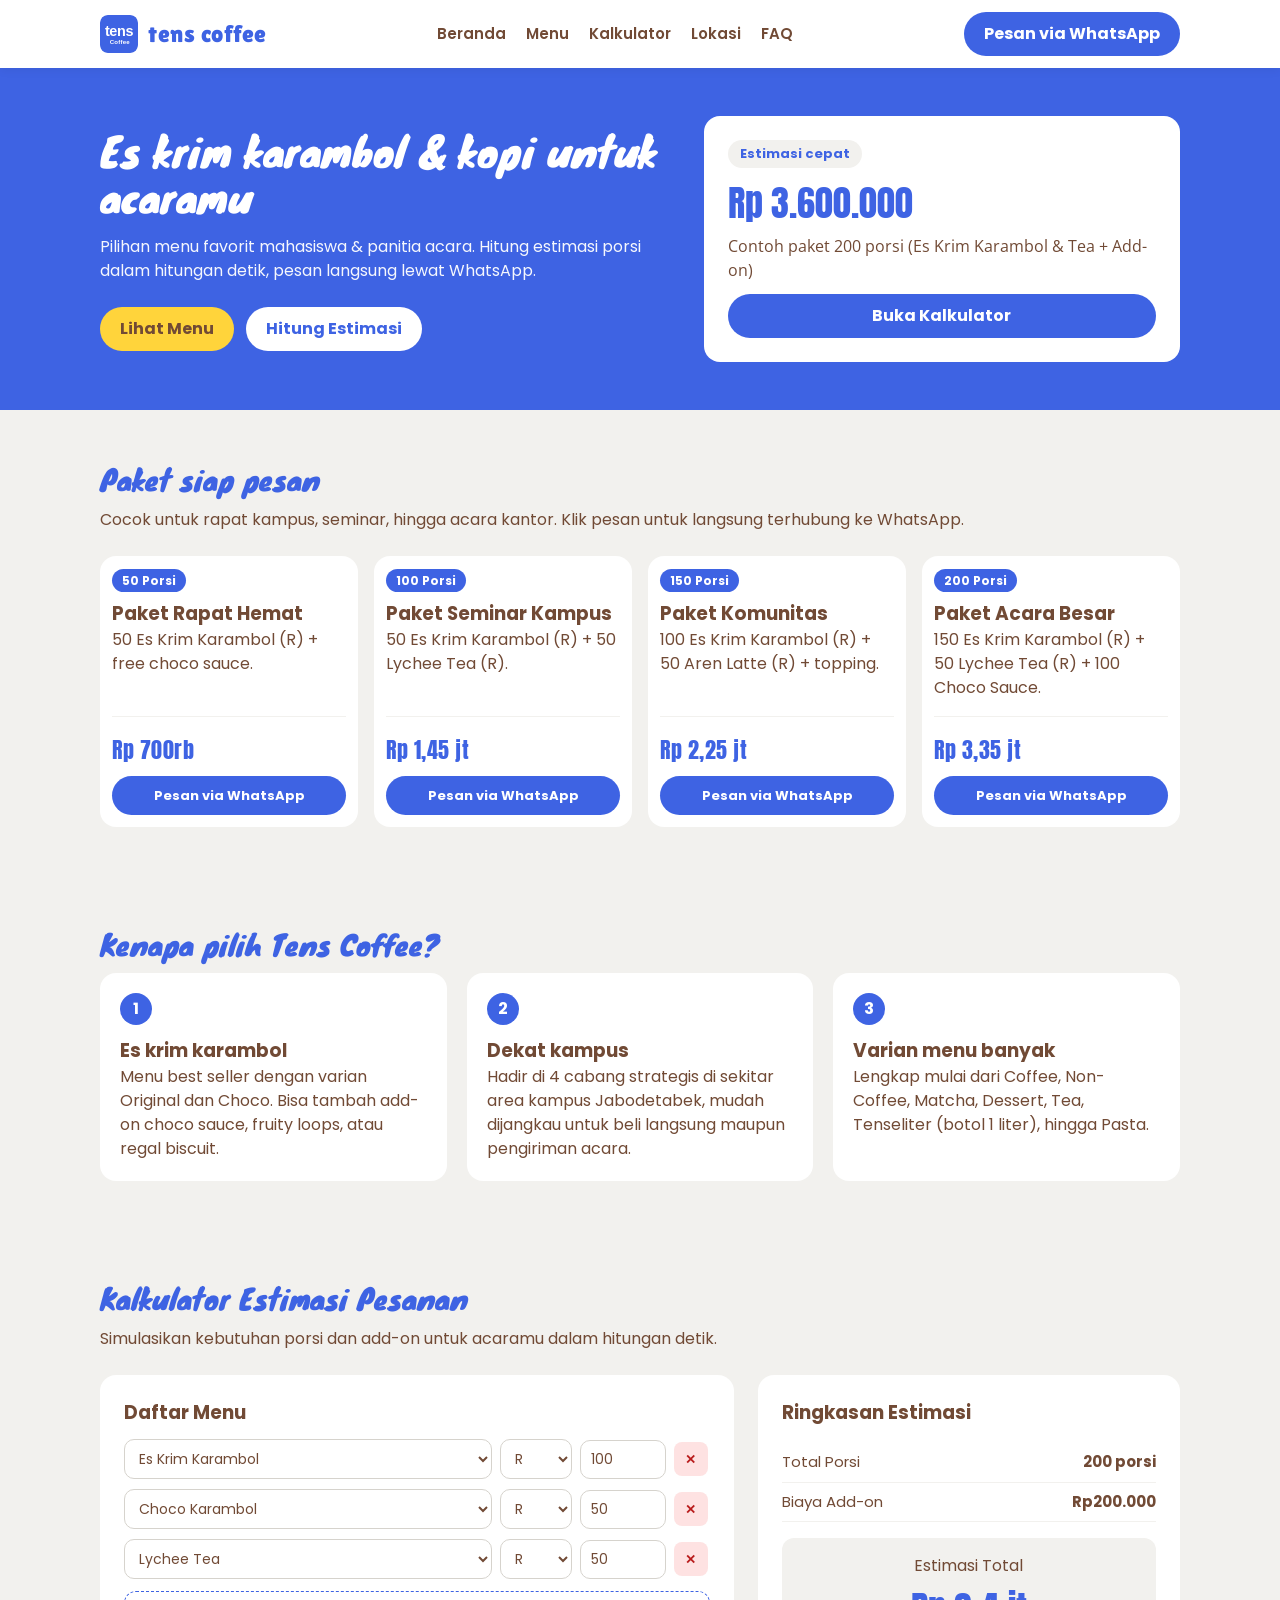
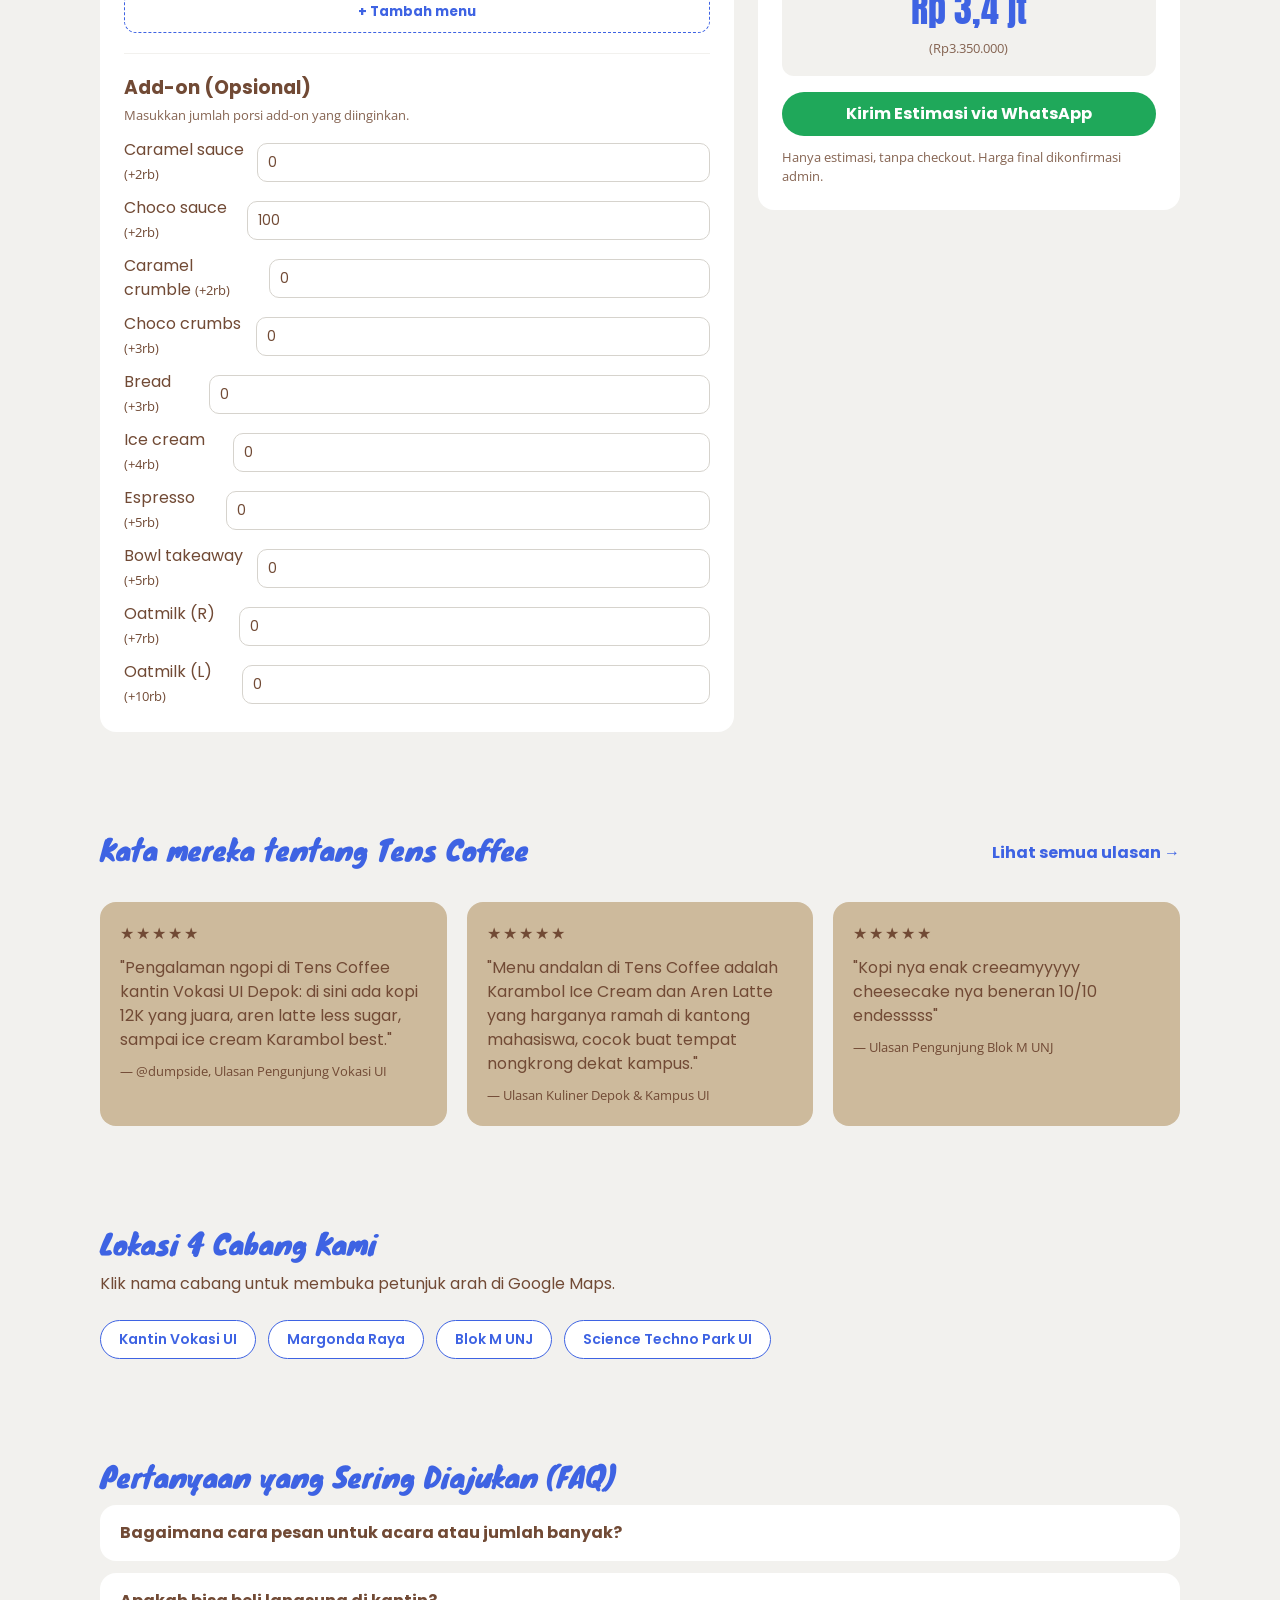
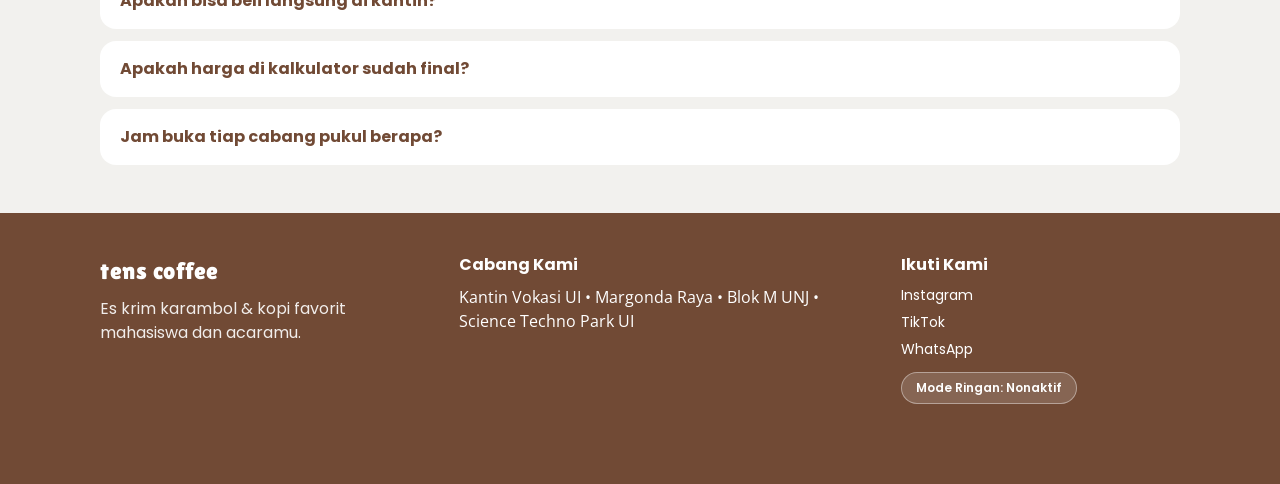
<file: index.html>
<!DOCTYPE html>
<html lang="id">
<head>
  <meta charset="UTF-8">
  <meta name="viewport" content="width=device-width, initial-scale=1.0">
  <title>Tens Coffee — Es Krim Karambol &amp; Kopi untuk Acaramu</title>
  <link rel="preconnect" href="https://fonts.googleapis.com">
  <link rel="preconnect" href="https://fonts.gstatic.com" crossorigin>
  <link href="https://fonts.googleapis.com/css2?family=Anton&family=Knewave&family=Lilita+One&family=Open+Sans:wght@400;600&family=Poppins:wght@400;600;700&display=swap" rel="stylesheet">
  <link rel="stylesheet" href="css/style.css">
</head>
<body>

  <!-- Bar Koneksi Lambat (Otomatis muncul jika jaringan lambat) -->
  <div id="barLambat" class="bar-lambat" hidden>
    <span>Koneksi internet terdeteksi lambat.</span>
    <button type="button" id="btnAktifkanRingan">Aktifkan Mode Ringan</button>
  </div>

  <!-- 1. Navbar Sticky -->
  <header class="navbar">
    <div class="container nav-wrap">
      <a href="index.html" class="logo">
        <svg class="logo-icon" viewBox="0 0 100 100" xmlns="http://www.w3.org/2000/svg" aria-hidden="true">
          <rect width="100" height="100" rx="18" fill="#3E63E3"/>
          <text x="50" y="54" fill="#ffffff" font-family="'Fredoka', sans-serif" font-weight="700" font-size="38" text-anchor="middle" letter-spacing="-1">tens</text>
          <text x="52" y="75" fill="#ffffff" font-family="'Comfortaa', sans-serif" font-weight="600" font-size="16" text-anchor="middle">Coffee</text>
        </svg>
        <span>tens coffee</span>
      </a>
      <nav class="nav-links">
        <a href="index.html">Beranda</a>
        <a href="menu.html">Menu</a>
        <a href="#kalkulator">Kalkulator</a>
        <a href="#lokasi">Lokasi</a>
        <a href="#faq">FAQ</a>
      </nav>
      <a class="btn btn-wa nav-cta" target="_blank" rel="noopener" href="https://wa.me/6281234567890?text=Halo%20Tens%20Coffee%2C%20saya%20mau%20tanya%20menu.">Pesan via WhatsApp</a>
    </div>
  </header>

  <!-- 2. Hero Split -->
  <section class="hero">
    <div class="container hero-grid">
      <div class="hero-kiri">
        <h1>Es krim karambol &amp; kopi untuk acaramu</h1>
        <p class="hero-sub">Pilihan menu favorit mahasiswa &amp; panitia acara. Hitung estimasi porsi dalam hitungan detik, pesan langsung lewat WhatsApp.</p>
        <div class="hero-cta">
          <a href="menu.html" class="btn btn-kuning">Lihat Menu</a>
          <a href="#kalkulator" class="btn btn-putih">Hitung Estimasi</a>
        </div>
      </div>

      <div class="card hero-kanan">
        <span class="badge-kecil">Estimasi cepat</span>
        <p class="harga-besar">Rp 3.600.000</p>
        <p class="info-kecil">Contoh paket 200 porsi (Es Krim Karambol &amp; Tea + Add-on)</p>
        <a href="#kalkulator" class="btn btn-wa" style="width: 100%; text-align: center; margin-top: 12px;">Buka Kalkulator</a>
      </div>
    </div>
  </section>

  <!-- 3. Paket Siap Pesan (4 Kartu Interaktif) -->
  <section class="section">
    <div class="container">
      <h2 class="section-title">Paket siap pesan</h2>
      <p class="section-desc">Cocok untuk rapat kampus, seminar, hingga acara kantor. Klik pesan untuk langsung terhubung ke WhatsApp.</p>
      <div class="grid-4">
        <div class="card paket-card">
          <div>
            <span class="tag-porsi">50 Porsi</span>
            <h3 style="margin-top: 8px;">Paket Rapat Hemat</h3>
            <p>50 Es Krim Karambol (R) + free choco sauce.</p>
          </div>
          <div class="paket-footer">
            <p class="harga-promo">Rp 700rb</p>
            <a class="btn btn-wa btn-paket" target="_blank" rel="noopener"
               href="https://wa.me/6281234567890?text=Halo%20Tens%20Coffee%2C%20saya%20tertarik%20memesan%20Paket%20Rapat%20Hemat%20(50%20Porsi)%20-%20Estimasi%20Rp700.000."
               data-paket="Paket Rapat Hemat (50 Porsi)"
               data-detail="50 Es Krim Karambol (R) + free choco sauce"
               data-harga="Rp700.000">
              Pesan via WhatsApp
            </a>
          </div>
        </div>

        <div class="card paket-card">
          <div>
            <span class="tag-porsi">100 Porsi</span>
            <h3 style="margin-top: 8px;">Paket Seminar Kampus</h3>
            <p>50 Es Krim Karambol (R) + 50 Lychee Tea (R).</p>
          </div>
          <div class="paket-footer">
            <p class="harga-promo">Rp 1,45 jt</p>
            <a class="btn btn-wa btn-paket" target="_blank" rel="noopener"
               href="https://wa.me/6281234567890?text=Halo%20Tens%20Coffee%2C%20saya%20tertarik%20memesan%20Paket%20Seminar%20Kampus%20(100%20Porsi)%20-%20Estimasi%20Rp1.450.000."
               data-paket="Paket Seminar Kampus (100 Porsi)"
               data-detail="50 Es Krim Karambol (R) + 50 Lychee Tea (R)"
               data-harga="Rp1.450.000">
              Pesan via WhatsApp
            </a>
          </div>
        </div>

        <div class="card paket-card">
          <div>
            <span class="tag-porsi">150 Porsi</span>
            <h3 style="margin-top: 8px;">Paket Komunitas</h3>
            <p>100 Es Krim Karambol (R) + 50 Aren Latte (R) + topping.</p>
          </div>
          <div class="paket-footer">
            <p class="harga-promo">Rp 2,25 jt</p>
            <a class="btn btn-wa btn-paket" target="_blank" rel="noopener"
               href="https://wa.me/6281234567890?text=Halo%20Tens%20Coffee%2C%20saya%20tertarik%20memesan%20Paket%20Komunitas%20(150%20Porsi)%20-%20Estimasi%20Rp2.250.000."
               data-paket="Paket Komunitas (150 Porsi)"
               data-detail="100 Es Krim Karambol (R) + 50 Aren Latte (R) + topping"
               data-harga="Rp2.250.000">
              Pesan via WhatsApp
            </a>
          </div>
        </div>

        <div class="card paket-card">
          <div>
            <span class="tag-porsi">200 Porsi</span>
            <h3 style="margin-top: 8px;">Paket Acara Besar</h3>
            <p>150 Es Krim Karambol (R) + 50 Lychee Tea (R) + 100 Choco Sauce.</p>
          </div>
          <div class="paket-footer">
            <p class="harga-promo">Rp 3,35 jt</p>
            <a class="btn btn-wa btn-paket" target="_blank" rel="noopener"
               href="https://wa.me/6281234567890?text=Halo%20Tens%20Coffee%2C%20saya%20tertarik%20memesan%20Paket%20Acara%20Besar%20(200%20Porsi)%20-%20Estimasi%20Rp3.350.000."
               data-paket="Paket Acara Besar (200 Porsi)"
               data-detail="150 Es Krim Karambol (R) + 50 Lychee Tea (R) + 100 Choco Sauce"
               data-harga="Rp3.350.000">
              Pesan via WhatsApp
            </a>
          </div>
        </div>
      </div>
    </div>
  </section>

  <!-- 4. Tiga Hal dari Tens -->
  <section class="section">
    <div class="container">
      <h2 class="section-title">Kenapa pilih Tens Coffee?</h2>
      <div class="grid-3">
        <div class="card fitur-card">
          <span class="nomor-bulat">1</span>
          <h3>Es krim karambol</h3>
          <p>Menu best seller dengan varian Original dan Choco. Bisa tambah add-on choco sauce, fruity loops, atau regal biscuit.</p>
        </div>
        <div class="card fitur-card">
          <span class="nomor-bulat">2</span>
          <h3>Dekat kampus</h3>
          <p>Hadir di 4 cabang strategis di sekitar area kampus Jabodetabek, mudah dijangkau untuk beli langsung maupun pengiriman acara.</p>
        </div>
        <div class="card fitur-card">
          <span class="nomor-bulat">3</span>
          <h3>Varian menu banyak</h3>
          <p>Lengkap mulai dari Coffee, Non-Coffee, Matcha, Dessert, Tea, Tenseliter (botol 1 liter), hingga Pasta.</p>
        </div>
      </div>
    </div>
  </section>

  <!-- Placeholder Anchor Kalkulator (Akan diisi Anggota 4 di Langkah 8) -->
  <!-- Kalkulator Estimasi Pesanan (Langkah 8) -->
  <section id="kalkulator" class="section">
    <div class="container">
      <h2 class="section-title">Kalkulator Estimasi Pesanan</h2>
      <p class="section-desc">Simulasikan kebutuhan porsi dan add-on untuk acaramu dalam hitungan detik.</p>

      <div class="kalk-grid">
        <!-- Kolom Kiri: Daftar Menu & Add-on -->
        <div class="card kalk-kiri">
          <h3 style="margin-bottom: 12px;">Daftar Menu</h3>
          <div id="daftarBaris" class="baris-list"></div>

          <button type="button" id="btnTambahBaris" class="btn-dashed">+ Tambah menu</button>

          <hr style="border: 0; border-top: 1.5px solid var(--off); margin: 20px 0;">

          <h3 style="margin-bottom: 4px;">Add-on (Opsional)</h3>
          <small style="display: block; margin-bottom: 12px; opacity: 0.85;">Masukkan jumlah porsi add-on yang diinginkan.</small>
          <div id="daftarAddon" class="addon-list"></div>
        </div>

        <!-- Kolom Kanan: Kartu Ringkasan -->
        <div class="card kalk-kanan">
          <h3 style="margin-bottom: 16px;">Ringkasan Estimasi</h3>

          <div class="ringkas-row">
            <span>Total Porsi</span>
            <strong id="ringkasPorsi">200 porsi</strong>
          </div>
          <div class="ringkas-row">
            <span>Biaya Add-on</span>
            <strong id="ringkasAddon">Rp200.000</strong>
          </div>

          <div class="ringkas-total">
            <span>Estimasi Total</span>
            <p id="ringkasTotal" class="harga-besar" style="margin: 4px 0 0;">Rp 3,6 jt</p>
            <small id="ringkasDetail" style="opacity: 0.85;">(Rp3.600.000)</small>
          </div>

          <a id="btnKalkWA" class="btn btn-wa-hijau" target="_blank" rel="noopener" href="#">
            Kirim Estimasi via WhatsApp
          </a>

          <small style="display: block; margin-top: 12px; opacity: 0.85; line-height: 1.4;">
            Hanya estimasi, tanpa checkout. Harga final dikonfirmasi admin.
          </small>
        </div>
      </div>
    </div>
  </section>

  <!-- 5. Ulasan Google (3 Kartu Beige) -->
  <section class="section">
    <div class="container">
      <div class="section-head-flex">
        <h2 class="section-title">Kata mereka tentang Tens Coffee</h2>
        <a class="link-biru" target="_blank" rel="noopener" href="https://www.google.com/maps/search/?api=1&query=Tens+Coffee">Lihat semua ulasan →</a>
      </div>
      <div class="grid-3">
        <!-- Ulasan 1: Kutipan asli dari ulasan pengunjung Kantin Vokasi UI (Lemon8) -->
        <div class="card card-beige">
          <p class="bintang">★★★★★</p>
          <p>"Pengalaman ngopi di Tens Coffee kantin Vokasi UI Depok: di sini ada kopi 12K yang juara, aren latte less sugar, sampai ice cream Karambol best."</p>
          <small>— @dumpside, Ulasan Pengunjung Vokasi UI</small>
        </div>

        <!-- Ulasan 2: Ringkasan ulasan pelanggan & menu andalan (Lemon8 Culinary) -->
        <div class="card card-beige">
          <p class="bintang">★★★★★</p>
          <p>"Menu andalan di Tens Coffee adalah Karambol Ice Cream dan Aren Latte yang harganya ramah di kantong mahasiswa, cocok buat tempat nongkrong dekat kampus."</p>
          <small>— Ulasan Kuliner Depok &amp; Kampus UI</small>
        </div>

        <!-- Ulasan 3: Tempel 1 ulasan asli langsung dari Google Maps Tens Coffee -->
        <div class="card card-beige">
          <p class="bintang">★★★★★</p>
          <p>"Kopi nya enak creeamyyyyy cheesecake nya beneran 10/10 endesssss"</p>
          <small>— Ulasan Pengunjung Blok M UNJ</small>
        </div>
      </div>
    </div>
  </section>

  <!-- 6. Cabang (7 Tombol Pill ke Google Maps) -->
  <section id="lokasi" class="section">
    <div class="container">
      <h2 class="section-title">Lokasi 4 Cabang Kami</h2>
      <p class="section-desc">Klik nama cabang untuk membuka petunjuk arah di Google Maps.</p>
      <div class="cabang-wrap">
        <a class="pill" target="_blank" rel="noopener" href="https://www.google.com/maps/search/?api=1&query=Tens+Coffee+Kantin+Vokasi+UI">Kantin Vokasi UI</a>
        <a class="pill" target="_blank" rel="noopener" href="https://www.google.com/maps/search/?api=1&query=Tens+Coffee+Margonda+Raya">Margonda Raya</a>
        <a class="pill" target="_blank" rel="noopener" href="https://www.google.com/maps/search/?api=1&query=Tens+Coffee+Blok+M+UNJ">Blok M UNJ</a>
        <a class="pill" target="_blank" rel="noopener" href="https://www.google.com/maps/search/?api=1&query=Tens+Coffee+Science+Techno+Park+UI">Science Techno Park UI</a>
      </div>
    </div>
  </section>

  <!-- 7. FAQ (<details><summary>) -->
  <section id="faq" class="section">
    <div class="container">
      <h2 class="section-title">Pertanyaan yang Sering Diajukan (FAQ)</h2>
      <div class="faq-list">
        <details class="card faq-item">
          <summary>Bagaimana cara pesan untuk acara atau jumlah banyak?</summary>
          <p>Kamu bisa menghitung estimasi biaya lewat kalkulator di website ini, lalu klik tombol "Pesan via WhatsApp" untuk terhubung langsung dengan admin kami.</p>
        </details>
        <details class="card faq-item">
          <summary>Apakah bisa beli langsung di kantin?</summary>
          <p>Bisa banget! Kamu dapat datang langsung ke salah satu dari 7 cabang Tens Coffee terdekat untuk pembelian satuan maupun langsung di tempat.</p>
        </details>
        <details class="card faq-item">
          <summary>Apakah harga di kalkulator sudah final?</summary>
          <p>Harga di kalkulator adalah estimasi awal berdasarkan menu dan add-on yang dipilih. Harga final dan biaya pengiriman akan dikonfirmasi admin lewat chat WhatsApp.</p>
        </details>
        <details class="card faq-item">
          <summary>Jam buka tiap cabang pukul berapa?</summary>
          <p>Cabang area kantin kampus umumnya buka Senin–Jumat pukul 08.00–17.00 WIB, sedangkan cabang non-kantin (seperti Margonda Raya) buka setiap hari pukul 10.00–22.00 WIB.</p>
        </details>
      </div>
    </div>
  </section>

  <!-- 8. Footer -->
  <footer class="footer">
    <div class="container footer-grid">
      <div>
        <span class="logo" style="font-size: 24px; color: #fff;">tens coffee</span>
        <p style="margin-top: 8px; opacity: 0.9;">Es krim karambol &amp; kopi favorit mahasiswa dan acaramu.</p>
      </div>
      <div>
        <h3>Cabang Kami</h3>
        <p class="info-kecil">Kantin Vokasi UI • Margonda Raya • Blok M UNJ • Science Techno Park UI</p>
      </div>
      <div>
        <h3>Ikuti Kami</h3>
        <div class="sosmed-links">
          <a href="https://instagram.com" target="_blank" rel="noopener">Instagram</a>
          <a href="https://tiktok.com" target="_blank" rel="noopener">TikTok</a>
          <a href="https://wa.me/6281234567890?text=Halo%20Tens%20Coffee%2C%20saya%20mau%20tanya%20menu." target="_blank" rel="noopener">WhatsApp</a>
        </div>
        <button type="button" id="btnModeRingan" class="btn-ringan-footer">Mode Ringan: Nonaktif</button>
      </div>
    </div>
  </footer>

  <!-- 9. Tombol WhatsApp Sticky Khusus HP -->
  <a class="btn wa-sticky" target="_blank" rel="noopener" href="https://wa.me/6281234567890?text=Halo%20Tens%20Coffee%2C%20saya%20mau%20tanya%20menu.">
    Pesan via WhatsApp
  </a>

  <script src="js/data.js"></script>
  <script src="js/app.js"></script>
</body>
</html>
</file>
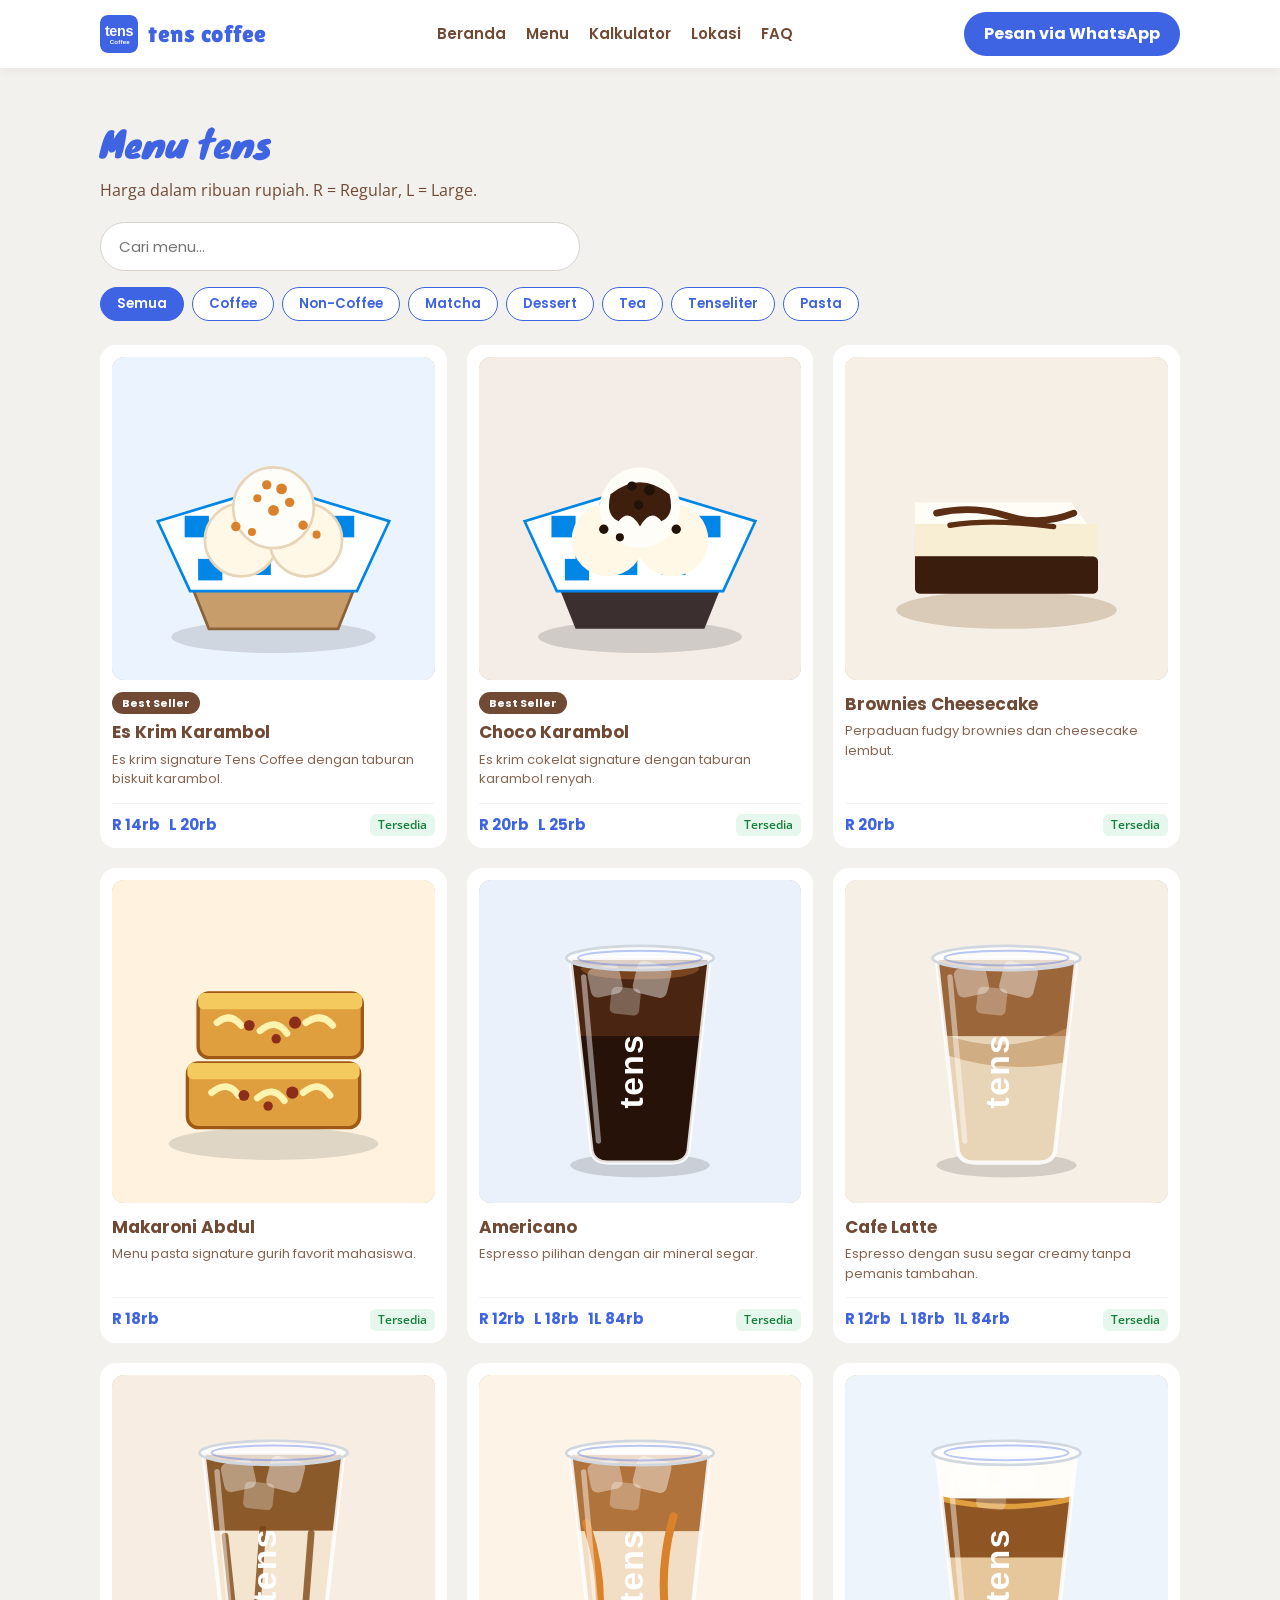
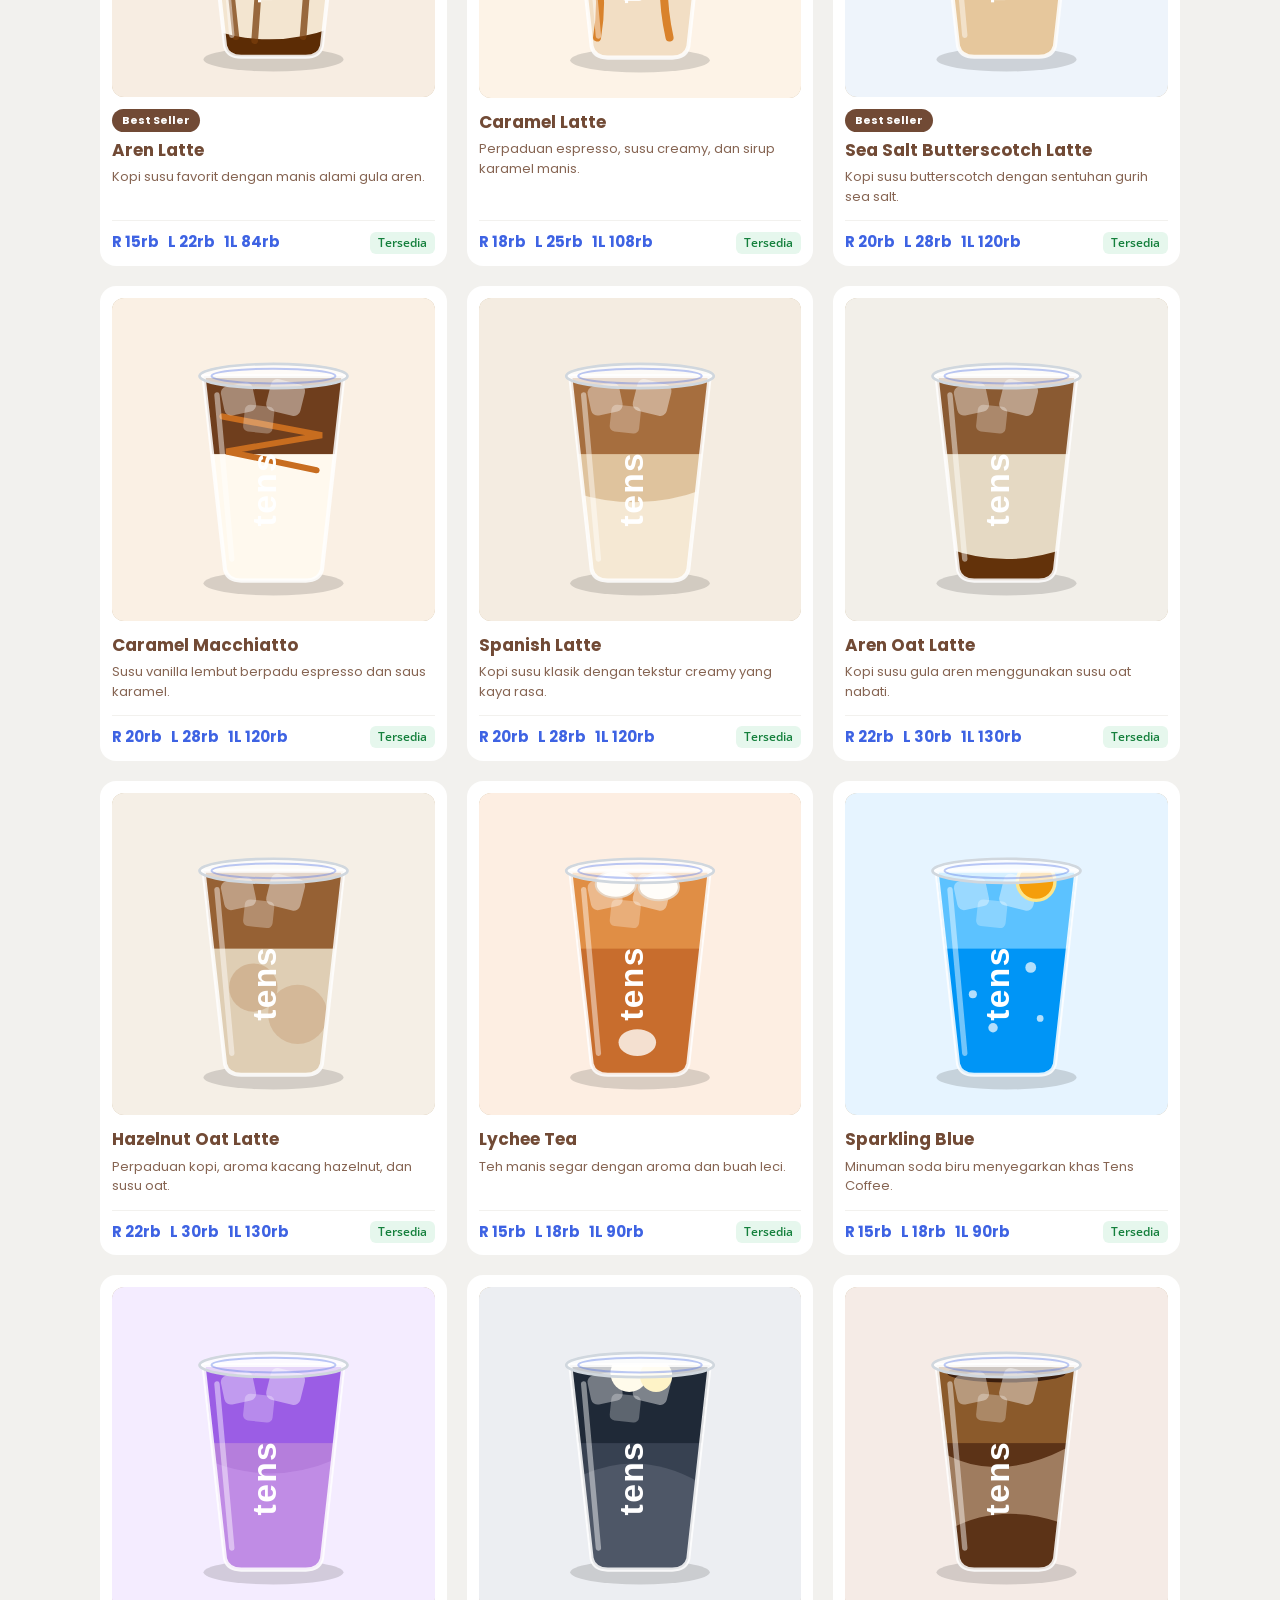
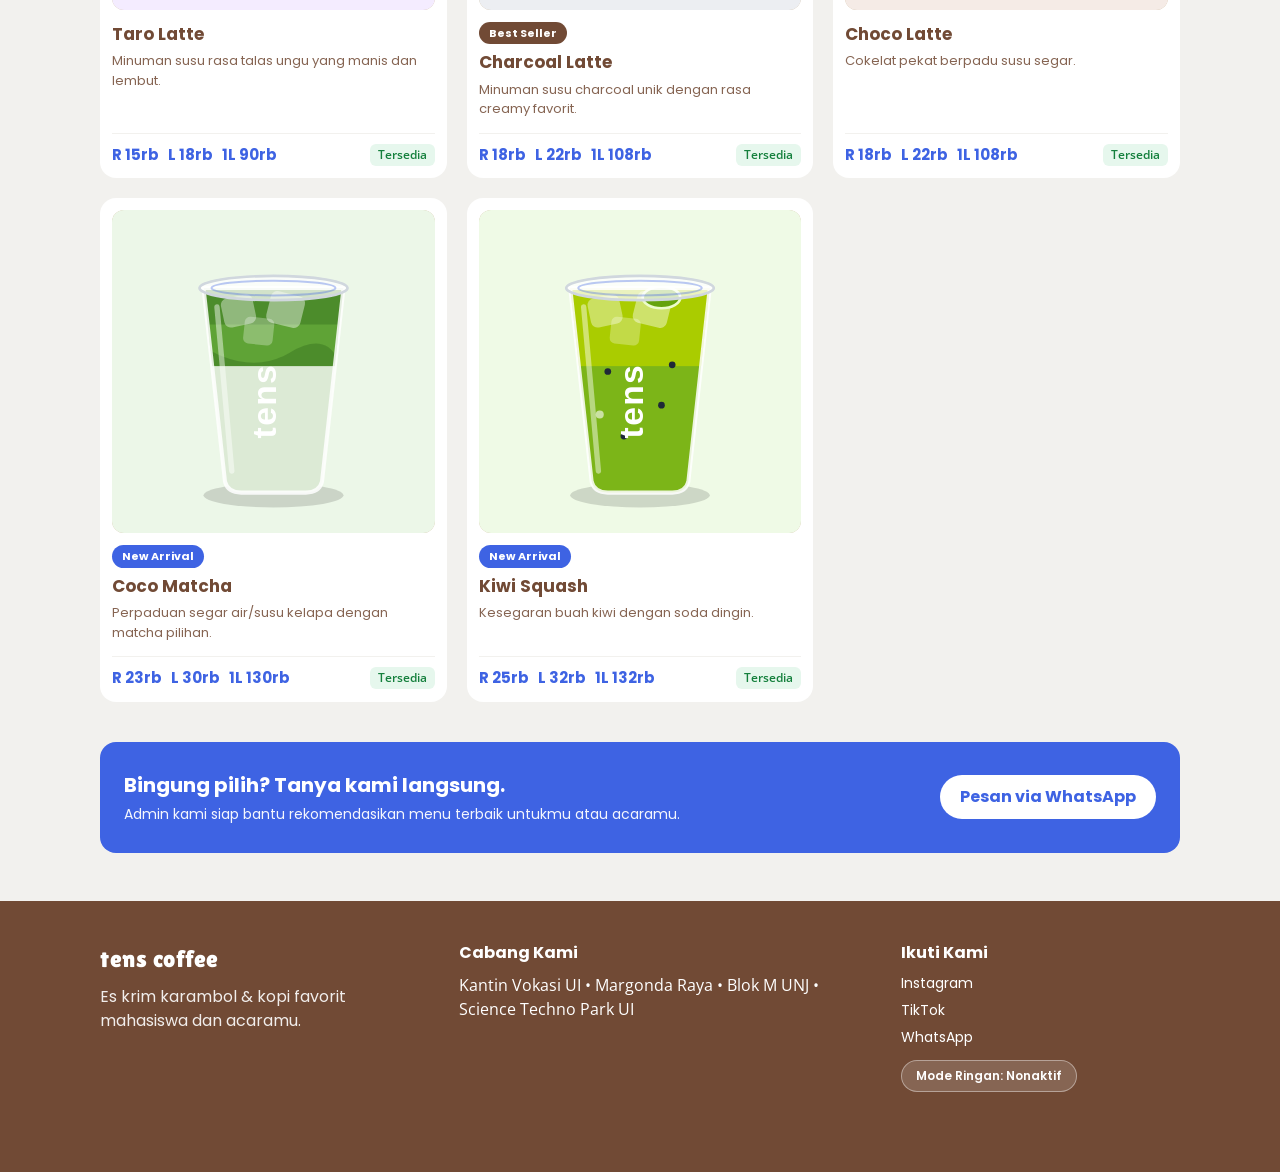
<file: menu.html>
<!DOCTYPE html>
<html lang="id">
<head>
  <meta charset="UTF-8">
  <meta name="viewport" content="width=device-width, initial-scale=1.0">
  <title>Menu — Tens Coffee</title>
  <link rel="preconnect" href="https://fonts.googleapis.com">
  <link rel="preconnect" href="https://fonts.gstatic.com" crossorigin>
  <link href="https://fonts.googleapis.com/css2?family=Anton&family=Knewave&family=Lilita+One&family=Open+Sans:wght@400;600&family=Poppins:wght@400;600;700&display=swap" rel="stylesheet">
  <link rel="stylesheet" href="css/style.css">
</head>
<body>

  <!-- Bar Koneksi Lambat (Otomatis muncul jika jaringan lambat) -->
  <div id="barLambat" class="bar-lambat" hidden>
    <span>Koneksi internet terdeteksi lambat.</span>
    <button type="button" id="btnAktifkanRingan">Aktifkan Mode Ringan</button>
  </div>

  <!-- 1. Navbar Sticky (Disalin dari index.html) -->
  <header class="navbar">
    <div class="container nav-wrap">
      <a href="index.html" class="logo">
        <svg class="logo-icon" viewBox="0 0 100 100" xmlns="http://www.w3.org/2000/svg" aria-hidden="true">
          <rect width="100" height="100" rx="18" fill="#3E63E3"/>
          <text x="50" y="54" fill="#ffffff" font-family="'Fredoka', sans-serif" font-weight="700" font-size="38" text-anchor="middle" letter-spacing="-1">tens</text>
          <text x="52" y="75" fill="#ffffff" font-family="'Comfortaa', sans-serif" font-weight="600" font-size="16" text-anchor="middle">Coffee</text>
        </svg>
        <span>tens coffee</span>
      </a>
      <nav class="nav-links">
        <a href="index.html">Beranda</a>
        <a href="menu.html">Menu</a>
        <a href="index.html#kalkulator">Kalkulator</a>
        <a href="index.html#lokasi">Lokasi</a>
        <a href="index.html#faq">FAQ</a>
      </nav>
      <a class="btn btn-wa nav-cta" target="_blank" rel="noopener" href="https://wa.me/6281234567890?text=Halo%20Tens%20Coffee%2C%20saya%20mau%20tanya%20menu.">Pesan via WhatsApp</a>
    </div>
  </header>

  <!-- 2. Konten Utama Halaman Menu -->
  <main class="section">
    <div class="container">
      <!-- Judul & Keterangan -->
      <h1 class="section-title" style="font-size: 36px;">Menu tens</h1>
      <p class="info-kecil" style="margin-bottom: 20px;">Harga dalam ribuan rupiah. R = Regular, L = Large.</p>

      <!-- 3. Kolom Pencarian -->
      <div class="search-wrap">
        <input id="cari" class="search" type="search" placeholder="Cari menu...">
      </div>

      <!-- 4. Baris 8 Chip Kategori -->
      <div id="kategori" class="chips">
        <button class="chip on" data-kat="Semua">Semua</button>
        <button class="chip" data-kat="Coffee">Coffee</button>
        <button class="chip" data-kat="Non-Coffee">Non-Coffee</button>
        <button class="chip" data-kat="Matcha">Matcha</button>
        <button class="chip" data-kat="Dessert">Dessert</button>
        <button class="chip" data-kat="Tea">Tea</button>
        <button class="chip" data-kat="Tenseliter">Tenseliter</button>
        <button class="chip" data-kat="Pasta">Pasta</button>
      </div>

      <!-- 5. Wadah Kosong Kartu Menu (Diisi oleh JS di Langkah 5) -->
      <div id="daftarMenu" class="menu-grid"></div>

      <!-- 6. Banner Bawah -->
      <div class="banner-tanya">
        <div>
          <h3>Bingung pilih? Tanya kami langsung.</h3>
          <p>Admin kami siap bantu rekomendasikan menu terbaik untukmu atau acaramu.</p>
        </div>
        <a class="btn btn-putih" target="_blank" rel="noopener" href="https://wa.me/6281234567890?text=Halo%20Tens%20Coffee%2C%20saya%20mau%20tanya%20menu.">Pesan via WhatsApp</a>
      </div>
    </div>
  </main>

  <!-- 7. Footer (Disalin dari index.html) -->
  <footer class="footer">
    <div class="container footer-grid">
      <div>
        <span class="logo" style="font-size: 24px; color: #fff;">tens coffee</span>
        <p style="margin-top: 8px; opacity: 0.9;">Es krim karambol &amp; kopi favorit mahasiswa dan acaramu.</p>
      </div>
      <div>
        <h3>Cabang Kami</h3>
        <p class="info-kecil">Kantin Vokasi UI • Margonda Raya • Blok M UNJ • Science Techno Park UI</p>
      </div>
      <div>
        <h3>Ikuti Kami</h3>
        <div class="sosmed-links">
          <a href="https://instagram.com" target="_blank" rel="noopener">Instagram</a>
          <a href="https://tiktok.com" target="_blank" rel="noopener">TikTok</a>
          <a href="https://wa.me/6281234567890?text=Halo%20Tens%20Coffee%2C%20saya%20mau%20tanya%20menu." target="_blank" rel="noopener">WhatsApp</a>
        </div>
        <button type="button" id="btnModeRingan" class="btn-ringan-footer">Mode Ringan: Nonaktif</button>
      </div>
    </div>
  </footer>

  <!-- Tombol WhatsApp Sticky Khusus HP -->
  <a class="btn wa-sticky" target="_blank" rel="noopener" href="https://wa.me/6281234567890?text=Halo%20Tens%20Coffee%2C%20saya%20mau%20tanya%20menu.">
    Pesan via WhatsApp
  </a>

  <script src="js/data.js"></script>
  <script src="js/app.js"></script>
</body>
</html>
</file>
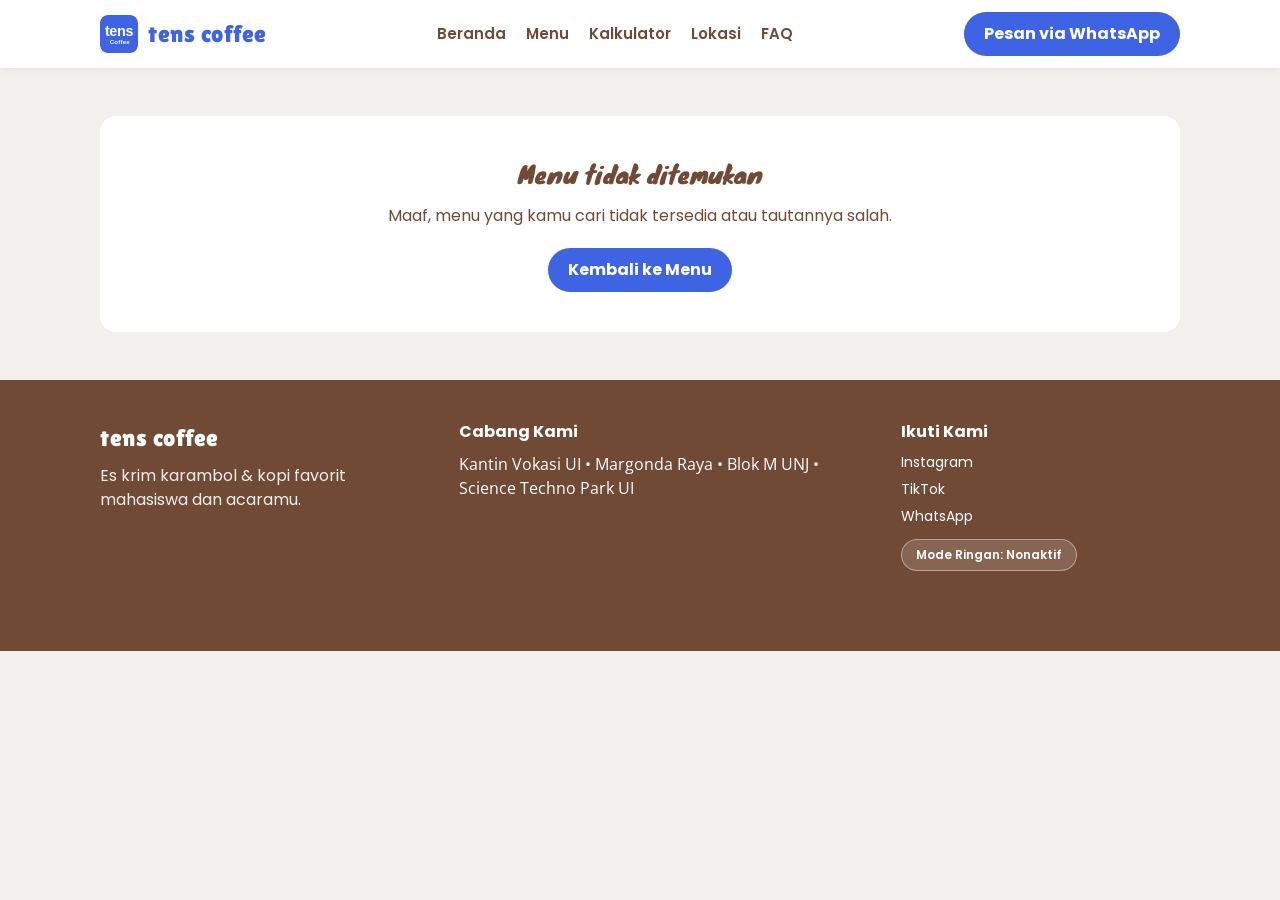
<file: produk.html>
<!DOCTYPE html>
<html lang="id">
<head>
  <meta charset="UTF-8">
  <meta name="viewport" content="width=device-width, initial-scale=1.0">
  <title>Detail Produk — Tens Coffee</title>
  <link rel="preconnect" href="https://fonts.googleapis.com">
  <link rel="preconnect" href="https://fonts.gstatic.com" crossorigin>
  <link href="https://fonts.googleapis.com/css2?family=Anton&family=Knewave&family=Lilita+One&family=Open+Sans:wght@400;600&family=Poppins:wght@400;600;700&display=swap" rel="stylesheet">
  <link rel="stylesheet" href="css/style.css">
</head>
<body>

  <!-- Bar Koneksi Lambat (Otomatis muncul jika jaringan lambat) -->
  <div id="barLambat" class="bar-lambat" hidden>
    <span>Koneksi internet terdeteksi lambat.</span>
    <button type="button" id="btnAktifkanRingan">Aktifkan Mode Ringan</button>
  </div>

  <!-- Navbar Sticky -->
  <header class="navbar">
    <div class="container nav-wrap">
      <a href="index.html" class="logo">
        <svg class="logo-icon" viewBox="0 0 100 100" xmlns="http://www.w3.org/2000/svg" aria-hidden="true">
          <rect width="100" height="100" rx="18" fill="#3E63E3"/>
          <text x="50" y="54" fill="#ffffff" font-family="'Fredoka', sans-serif" font-weight="700" font-size="38" text-anchor="middle" letter-spacing="-1">tens</text>
          <text x="52" y="75" fill="#ffffff" font-family="'Comfortaa', sans-serif" font-weight="600" font-size="16" text-anchor="middle">Coffee</text>
        </svg>
        <span>tens coffee</span>
      </a>
      <nav class="nav-links">
        <a href="index.html">Beranda</a>
        <a href="menu.html">Menu</a>
        <a href="index.html#kalkulator">Kalkulator</a>
        <a href="index.html#lokasi">Lokasi</a>
        <a href="index.html#faq">FAQ</a>
      </nav>
      <a class="btn btn-wa nav-cta" target="_blank" rel="noopener" href="https://wa.me/6281234567890?text=Halo%20Tens%20Coffee%2C%20saya%20mau%20tanya%20menu.">Pesan via WhatsApp</a>
    </div>
  </header>

  <!-- Wadah Konten Detail Produk (Diisi otomatis oleh JS) -->
  <main class="section">
    <div class="container" id="detailProduk"></div>
  </main>

  <!-- Footer -->
  <footer class="footer">
    <div class="container footer-grid">
      <div>
        <span class="logo" style="font-size: 24px; color: #fff;">tens coffee</span>
        <p style="margin-top: 8px; opacity: 0.9;">Es krim karambol &amp; kopi favorit mahasiswa dan acaramu.</p>
      </div>
      <div>
        <h3>Cabang Kami</h3>
        <p class="info-kecil">Kantin Vokasi UI • Margonda Raya • Blok M UNJ • Science Techno Park UI</p>
      </div>
      <div>
        <h3>Ikuti Kami</h3>
        <div class="sosmed-links">
          <a href="https://instagram.com" target="_blank" rel="noopener">Instagram</a>
          <a href="https://tiktok.com" target="_blank" rel="noopener">TikTok</a>
          <a href="https://wa.me/6281234567890?text=Halo%20Tens%20Coffee%2C%20saya%20mau%20tanya%20menu." target="_blank" rel="noopener">WhatsApp</a>
        </div>
        <button type="button" id="btnModeRingan" class="btn-ringan-footer">Mode Ringan: Nonaktif</button>
      </div>
    </div>
  </footer>

  <script src="js/data.js"></script>
  <script src="js/app.js"></script>
</body>
</html>
</file>
<file: css/style.css>
/* 1. Variabel Warna Utama (Proporsi 55 / 15 / 15 / 10 / 5) */
:root {
  --blue: #3E63E3;   /* biru utama (55%) */
  --blue2: #3452BC;  /* biru pendukung (15%) */
  --off: #F2F1EE;    /* off-white latar (15%) */
  --beige: #CDBA9C;  /* beige (10%) */
  --brown: #714A35;  /* cokelat aksen hangat (5%) */
}

/* 2. Reset & Gaya Dasar Body */
* {
  box-sizing: border-box;
  margin: 0;
  padding: 0;
}

body {
  font-family: 'Poppins', sans-serif;
  font-weight: 400;
  background: var(--off);
  color: var(--brown);
  line-height: 1.5;
}

/* 3. Hierarki Tipografi Sesuai Slide Moodboard */
.logo {
  font-family: 'Lilita One', cursive;
  letter-spacing: 0.5px;
}

h1, h2, .main-header {
  font-family: 'Knewave', cursive;
  font-weight: 400;
}

h3, .subheader {
  font-family: 'Poppins', sans-serif;
  font-weight: 700;
}

.harga-promo {
  font-family: 'Anton', sans-serif;
  letter-spacing: 0.5px;
}

small, .info-kecil {
  font-family: 'Open Sans', sans-serif;
}

/* 4. Komponen Berulang (Tombol Pill, Kartu Putih, Chip Kategori) */
.btn {
  display: inline-block;
  border: 0;
  border-radius: 999px;
  padding: 10px 20px;
  font-family: 'Poppins', sans-serif;
  font-weight: 700;
  text-decoration: none;
  cursor: pointer;
  transition: background-color 0.2s ease, transform 0.1s ease;
}

.btn-wa {
  background: var(--blue);
  color: #fff;
}

.btn-wa:hover {
  background: var(--blue2);
}

.card {
  background: #fff;
  border-radius: 16px;
  padding: 12px;
}

.chip {
  border: 1.5px solid var(--blue);
  border-radius: 999px;
  padding: 6px 16px;
  background: #fff;
  color: var(--blue);
  font-family: 'Poppins', sans-serif;
  font-weight: 600;
  cursor: pointer;
}

.chip.on {
  background: var(--blue);
  color: #fff;
}

/* =========================================
   LANGKAH 3: LAYOUT & HALAMAN BERANDA
   ========================================= */
html {
  scroll-behavior: smooth;
}

.container {
  max-width: 1120px;
  margin: 0 auto;
  padding: 0 20px;
}

.section {
  padding: 48px 0;
}

.section-title {
  font-size: 28px;
  color: var(--blue);
  margin-bottom: 8px;
}

.section-desc {
  margin-bottom: 24px;
}

.section-head-flex {
  display: flex;
  justify-content: space-between;
  align-items: center;
  flex-wrap: wrap;
  gap: 12px;
  margin-bottom: 24px;
}

.link-biru {
  color: var(--blue);
  font-weight: 700;
  text-decoration: none;
}

/* Navbar Sticky */
.navbar {
  position: sticky;
  top: 0;
  z-index: 50;
  background: #fff;
  box-shadow: 0 2px 10px rgba(0, 0, 0, 0.06);
  padding: 12px 0;
}

.nav-wrap {
  display: flex;
  justify-content: space-between;
  align-items: center;
  gap: 16px;
}

.navbar .logo {
  font-size: 24px;
  color: var(--blue);
  text-decoration: none;
}

.nav-links {
  display: flex;
  gap: 20px;
}

.nav-links a {
  text-decoration: none;
  color: var(--brown);
  font-weight: 600;
  font-size: 15px;
}

.nav-links a:hover {
  color: var(--blue);
}

/* Hero Split */
.hero {
  background: var(--blue);
  color: #fff;
  padding: 48px 0;
}

.hero-grid {
  display: grid;
  grid-template-columns: 1.2fr 1fr;
  gap: 32px;
  align-items: center;
}

.hero-kiri h1 {
  font-size: 40px;
  line-height: 1.15;
  margin-bottom: 16px;
}

.hero-sub {
  font-size: 16px;
  margin-bottom: 24px;
  opacity: 0.95;
}

.hero-cta {
  display: flex;
  flex-wrap: wrap;
  gap: 12px;
}

.btn-kuning {
  background: #FFD43B;
  color: var(--brown);
}

.btn-putih {
  background: #fff;
  color: var(--blue);
}

.hero-kanan {
  color: var(--brown);
  padding: 24px;
}

.badge-kecil {
  display: inline-block;
  background: var(--off);
  color: var(--blue);
  font-weight: 700;
  font-size: 13px;
  padding: 4px 12px;
  border-radius: 999px;
}

.harga-besar {
  font-family: 'Anton', sans-serif;
  font-size: 36px;
  color: var(--blue);
  margin: 8px 0 4px;
}

/* Grid Sistem (Desktop -> Tablet -> HP) */
.grid-4 {
  display: grid;
  grid-template-columns: repeat(4, 1fr);
  gap: 16px;
}

.grid-3 {
  display: grid;
  grid-template-columns: repeat(3, 1fr);
  gap: 20px;
}

.paket-card {
  display: flex;
  flex-direction: column;
  justify-content: space-between;
  gap: 8px;
}

.tag-porsi {
  align-self: flex-start;
  background: var(--blue);
  color: #fff;
  font-size: 12px;
  font-weight: 700;
  padding: 3px 10px;
  border-radius: 999px;
}

.paket-card .harga-promo {
  font-size: 22px;
  color: var(--blue);
  margin-top: 4px;
}

.fitur-card {
  padding: 20px;
}

.nomor-bulat {
  display: inline-flex;
  align-items: center;
  justify-content: center;
  width: 32px;
  height: 32px;
  border-radius: 50%;
  background: var(--blue);
  color: #fff;
  font-weight: 700;
  margin-bottom: 12px;
}

/* Ulasan Google (Kartu Beige) */
.card-beige {
  background: var(--beige);
  color: var(--brown);
  padding: 20px;
  display: flex;
  flex-direction: column;
  gap: 10px;
}

.bintang {
  color: #714A35;
  font-size: 16px;
  letter-spacing: 2px;
}

/* Cabang (Tombol Pill) */
.cabang-wrap {
  display: flex;
  flex-wrap: wrap;
  gap: 12px;
}

.pill {
  display: inline-block;
  background: #fff;
  color: var(--blue);
  border: 1.5px solid var(--blue);
  border-radius: 999px;
  padding: 8px 18px;
  font-weight: 600;
  font-size: 14px;
  text-decoration: none;
  transition: 0.2s;
}

.pill:hover {
  background: var(--blue);
  color: #fff;
}

/* FAQ Accordion */
.faq-list {
  display: flex;
  flex-direction: column;
  gap: 12px;
}

.faq-item {
  padding: 16px 20px;
}

.faq-item summary {
  font-weight: 700;
  cursor: pointer;
  list-style: none;
}

.faq-item p {
  margin-top: 10px;
  padding-top: 10px;
  border-top: 1px solid var(--off);
}

/* Footer */
.footer {
  background: var(--brown);
  color: #fff;
  padding: 40px 0 80px;
}

.footer-grid {
  display: grid;
  grid-template-columns: 1.2fr 1.5fr 1fr;
  gap: 24px;
}

.footer h3 {
  margin-bottom: 8px;
  font-size: 16px;
}

.sosmed-links {
  display: flex;
  flex-direction: column;
  gap: 6px;
}

.sosmed-links a {
  color: #fff;
  text-decoration: none;
  font-size: 14px;
}

/* Tombol WA Sticky (Sembunyi di Desktop) */
.wa-sticky {
  display: none;
}

/* Responsif Tablet */
@media (max-width: 960px) {
  .grid-4 {
    grid-template-columns: repeat(2, 1fr);
  }
}

/* Responsif HP (<= 720px) */
@media (max-width: 720px) {
  .nav-links,
  .nav-cta {
    display: none;
  }

  .hero-grid,
  .grid-4,
  .grid-3,
  .footer-grid {
    grid-template-columns: 1fr;
  }

  .hero-kiri h1 {
    font-size: 32px;
  }

  .wa-sticky {
    display: block;
    position: fixed;
    left: 12px;
    right: 12px;
    bottom: 12px;
    background: #1FA85A;
    color: #fff;
    text-align: center;
    z-index: 60;
    box-shadow: 0 4px 12px rgba(0, 0, 0, 0.2);
  }
}

/* =========================================
   LANGKAH 4: HALAMAN MENU
   ========================================= */
.search-wrap {
  margin-bottom: 16px;
}

.search {
  width: 100%;
  max-width: 480px;
  padding: 12px 18px;
  border: 1.5px solid #d6d3cd;
  border-radius: 999px;
  font-family: 'Poppins', sans-serif;
  font-size: 15px;
  background: #fff;
  color: var(--brown);
  outline: none;
}

.search:focus {
  border-color: var(--blue);
}

.chips {
  display: flex;
  flex-wrap: wrap;
  gap: 8px;
  margin-bottom: 24px;
}

/* Grid Menu: 3 Kolom Desktop, 2 Tablet, 1 HP */
.menu-grid {
  display: grid;
  grid-template-columns: repeat(3, 1fr);
  gap: 20px;
  min-height: 40px;
}

/* Banner Bawah Halaman Menu */
.banner-tanya {
  margin-top: 40px;
  background: var(--blue);
  color: #fff;
  border-radius: 16px;
  padding: 28px 24px;
  display: flex;
  justify-content: space-between;
  align-items: center;
  flex-wrap: wrap;
  gap: 16px;
}

.banner-tanya h3 {
  font-size: 20px;
  margin-bottom: 4px;
}

.banner-tanya p {
  font-size: 14px;
  opacity: 0.95;
}

@media (max-width: 960px) {
  .menu-grid {
    grid-template-columns: repeat(2, 1fr);
  }
}

@media (max-width: 720px) {
  .menu-grid {
    grid-template-columns: 1fr;
  }
}

/* =========================================
   LANGKAH 5: GAYA KARTU MENU
   ========================================= */
.menu-card {
  display: flex;
  flex-direction: column;
  text-decoration: none;
  color: var(--brown);
  transition: transform 0.15s ease, box-shadow 0.15s ease;
}

.menu-card:hover {
  transform: translateY(-3px);
  box-shadow: 0 6px 16px rgba(0, 0, 0, 0.08);
}

.menu-card.habis {
  opacity: 0.75;
}

.foto {
  width: 100%;
  aspect-ratio: 1 / 1;
  background: var(--beige);
  border-radius: 12px;
  overflow: hidden;
  margin-bottom: 12px;
  padding: 0;
}

.foto img {
  width: 100%;
  height: 100%;
  object-fit: cover;
  display: block;
}

.menu-body {
  display: flex;
  flex-direction: column;
  flex: 1;
}

.badge {
  align-self: flex-start;
  font-size: 11px;
  font-weight: 700;
  padding: 3px 10px;
  border-radius: 999px;
  margin-bottom: 6px;
  color: #fff;
}

.badge-cokelat {
  background: var(--brown);
}

.badge-biru {
  background: var(--blue);
}

.menu-card h3 {
  font-size: 17px;
  margin-bottom: 4px;
}

.menu-desc {
  font-size: 13px;
  opacity: 0.85;
  margin-bottom: 14px;
  flex: 1;
}

.menu-footer {
  display: flex;
  justify-content: space-between;
  align-items: center;
  padding-top: 10px;
  border-top: 1px solid var(--off);
}

.harga {
  font-weight: 700;
  color: var(--blue);
  font-size: 15px;
}

.stok-label {
  font-weight: 600;
  font-size: 12px;
  padding: 2px 8px;
  border-radius: 6px;
}

.stok-label.tersedia {
  background: #e6f7ed;
  color: #15803d;
}

.stok-label.kosong {
  background: #fee2e2;
  color: #b91c1c;
}

.kosong-msg {
  grid-column: 1 / -1;
  text-align: center;
  padding: 32px;
  background: #fff;
  border-radius: 16px;
}

/* =========================================
   LANGKAH 6: DETAIL PRODUK
   ========================================= */
.breadcrumb {
  font-size: 14px;
  margin-bottom: 20px;
}

.breadcrumb a {
  color: var(--blue);
  text-decoration: none;
  font-weight: 600;
}

.detail-grid {
  display: grid;
  grid-template-columns: 1fr 1.2fr;
  gap: 28px;
  align-items: start;
}

.detail-foto {
  aspect-ratio: 1 / 1;
  margin-bottom: 0;
}

.detail-info {
  padding: 24px;
}

.opsi-grup {
  margin-bottom: 18px;
}

.opsi-label {
  display: block;
  font-weight: 700;
  font-size: 14px;
  margin-bottom: 8px;
}

.qty-box {
  display: inline-flex;
  align-items: center;
  gap: 14px;
  border: 1.5px solid var(--blue);
  border-radius: 999px;
  padding: 4px 12px;
}

.qty-btn {
  background: none;
  border: none;
  color: var(--blue);
  font-size: 20px;
  font-weight: 700;
  cursor: pointer;
  padding: 0 6px;
}

.qty-val {
  font-weight: 700;
  min-width: 20px;
  text-align: center;
}

.total-bar {
  display: flex;
  justify-content: space-between;
  align-items: center;
  padding: 14px 0;
  margin-bottom: 16px;
  border-top: 1px solid var(--off);
  border-bottom: 1px solid var(--off);
}

@media (max-width: 720px) {
  .detail-grid {
    grid-template-columns: 1fr;
  }
}

/* =========================================
   LANGKAH 8: KALKULATOR ESTIMASI
   ========================================= */
.kalk-grid {
  display: grid;
  grid-template-columns: 1.5fr 1fr;
  gap: 24px;
  align-items: start;
}

.kalk-kiri,
.kalk-kanan {
  padding: 24px;
}

.baris-list,
.addon-list {
  display: flex;
  flex-direction: column;
  gap: 10px;
}

.kalk-row {
  display: grid;
  grid-template-columns: 1fr 72px 86px 36px;
  gap: 8px;
  align-items: center;
}

.addon-row {
  display: flex;
  justify-content: space-between;
  align-items: center;
  gap: 12px;
}

.kalk-input {
  padding: 8px 10px;
  border: 1.5px solid #d6d3cd;
  border-radius: 10px;
  font-family: 'Poppins', sans-serif;
  font-size: 14px;
  background: #fff;
  color: var(--brown);
  width: 100%;
}

.kalk-input:focus {
  outline: none;
  border-color: var(--blue);
}

.btn-dashed {
  width: 100%;
  margin-top: 12px;
  padding: 10px;
  border: 1.5px dashed var(--blue);
  border-radius: 12px;
  background: transparent;
  color: var(--blue);
  font-family: 'Poppins', sans-serif;
  font-weight: 700;
  cursor: pointer;
}

.btn-dashed:hover {
  background: var(--off);
}

.btn-hapus {
  width: 34px;
  height: 34px;
  border: 0;
  border-radius: 8px;
  background: #fee2e2;
  color: #b91c1c;
  font-weight: 700;
  cursor: pointer;
}

.ringkas-row {
  display: flex;
  justify-content: space-between;
  padding: 8px 0;
  border-bottom: 1px solid var(--off);
  font-size: 15px;
}

.ringkas-total {
  background: var(--off);
  padding: 16px;
  border-radius: 12px;
  margin: 16px 0;
  text-align: center;
}

.btn-wa-hijau {
  display: block;
  width: 100%;
  text-align: center;
  background: #1FA85A;
  color: #fff;
}

.btn-wa-hijau:hover {
  background: #188a49;
}

@media (max-width: 720px) {
  .kalk-grid {
    grid-template-columns: 1fr;
  }

  .kalk-row {
    grid-template-columns: 1fr 64px 72px 32px;
    gap: 6px;
  }
}

/* =========================================
   LANGKAH 9: MODE RINGAN
   ========================================= */
.bar-lambat {
  background: #FFD43B;
  color: var(--brown);
  padding: 8px 16px;
  font-size: 13px;
  font-weight: 600;
  display: flex;
  justify-content: center;
  align-items: center;
  flex-wrap: wrap;
  gap: 10px;
  text-align: center;
}

.bar-lambat[hidden] {
  display: none;
}

.bar-lambat button {
  background: var(--brown);
  color: #fff;
  border: 0;
  border-radius: 999px;
  padding: 4px 12px;
  font-size: 12px;
  font-weight: 700;
  cursor: pointer;
}

.btn-ringan-footer {
  margin-top: 12px;
  background: rgba(255, 255, 255, 0.15);
  color: #fff;
  border: 1px solid rgba(255, 255, 255, 0.4);
  border-radius: 999px;
  padding: 6px 14px;
  font-family: 'Poppins', sans-serif;
  font-size: 12px;
  font-weight: 600;
  cursor: pointer;
}

.btn-ringan-footer:hover {
  background: rgba(255, 255, 255, 0.25);
}

/* Perilaku Saat Mode Ringan Aktif */
body.ringan,
body.ringan .logo,
body.ringan h1,
body.ringan h2,
body.ringan h3,
body.ringan .harga-promo,
body.ringan .harga-besar,
body.ringan small {
  font-family: system-ui, Arial, sans-serif !important;
}

body.ringan * {
  animation: none !important;
  transition: none !important;
}

body.ringan .foto img {
  display: none;
}

/* =========================================
   KARTU & TOMBOL PAKET SIAP PESAN
   ========================================= */
.paket-card {
  display: flex;
  flex-direction: column;
  justify-content: space-between;
  gap: 16px;
  transition: transform 0.15s ease, box-shadow 0.15s ease;
}

.paket-card:hover {
  transform: translateY(-4px);
  box-shadow: 0 8px 20px rgba(0, 0, 0, 0.08);
}

.paket-footer {
  display: flex;
  flex-direction: column;
  gap: 10px;
  padding-top: 12px;
  border-top: 1.5px solid var(--off);
}

.btn-paket {
  width: 100%;
  text-align: center;
  font-size: 13px;
  padding: 10px 14px;
}

/* =========================================
   IKON LOGO DI NAVBAR KIRI ATAS
   ========================================= */
.navbar .logo {
  display: inline-flex;
  align-items: center;
  gap: 10px;
}

.logo-icon {
  width: 38px;
  height: 38px;
  flex-shrink: 0;
  border-radius: 8px;
}
</file>
